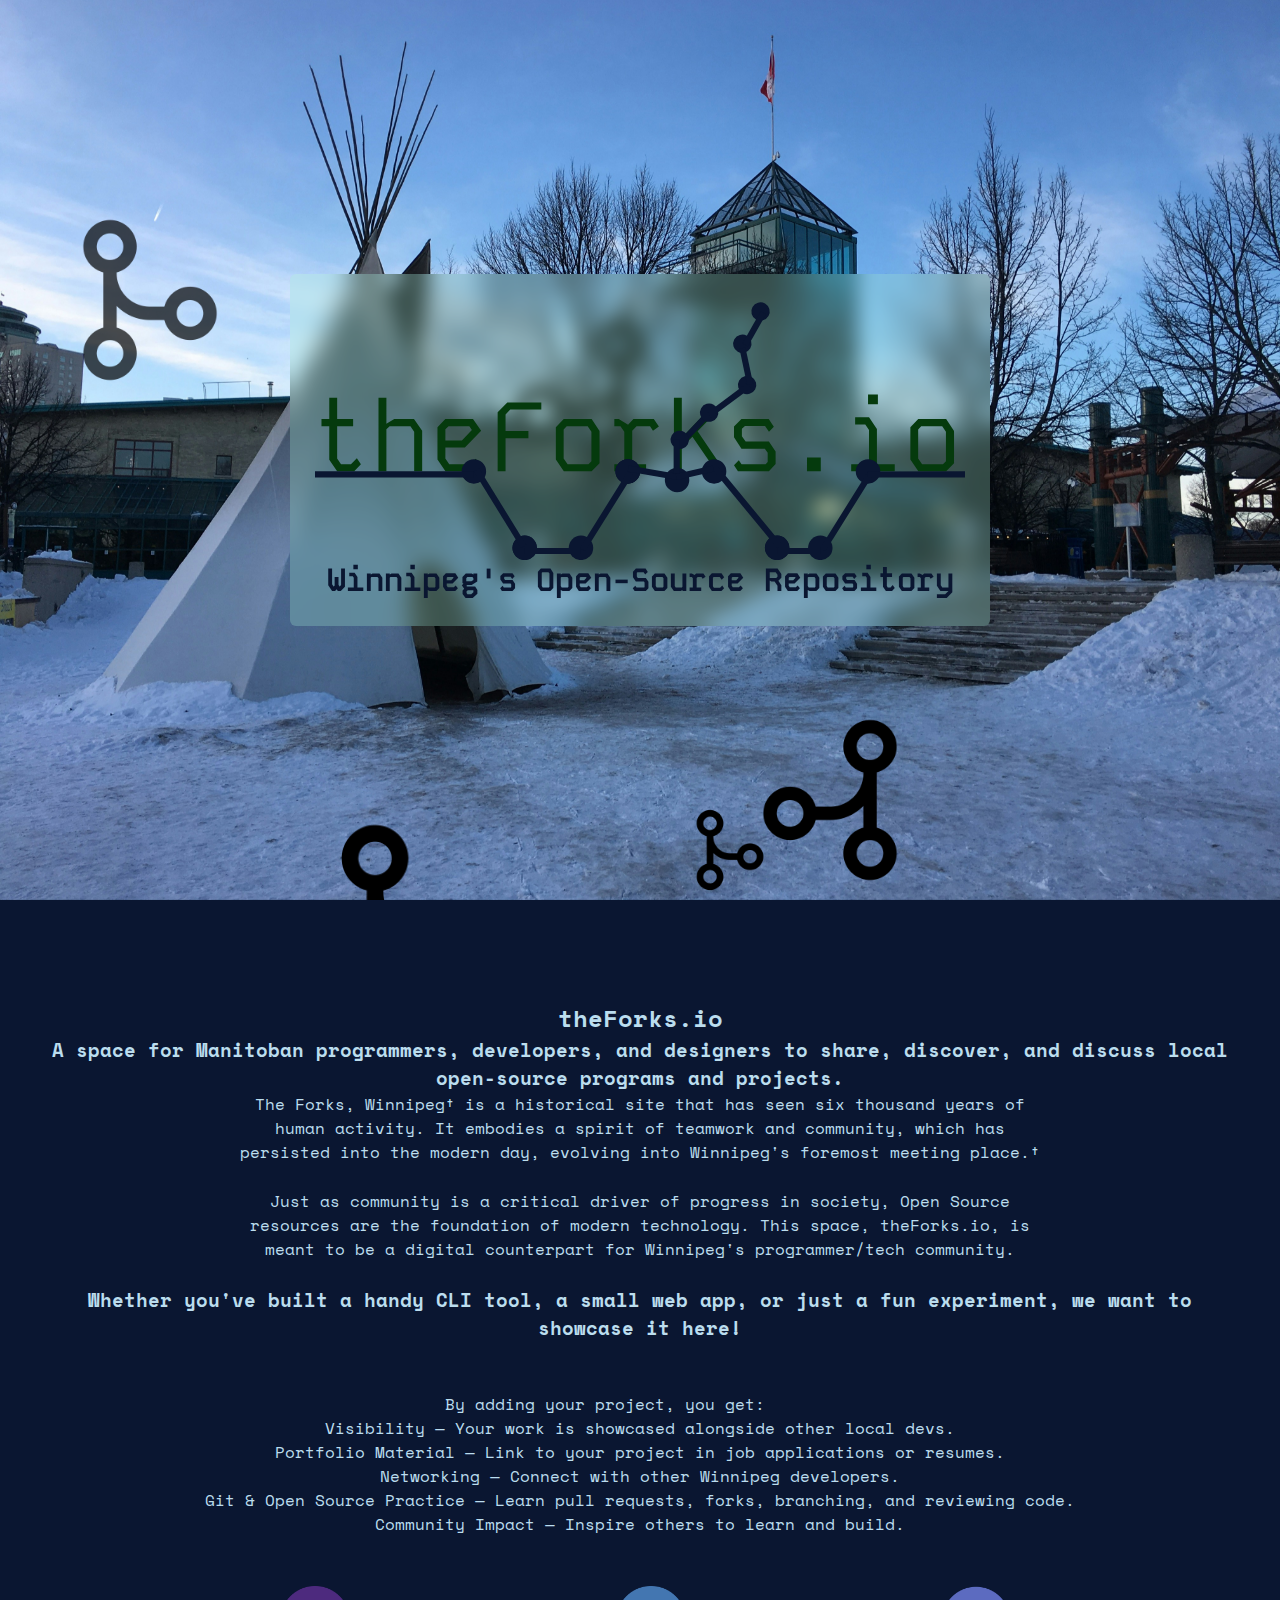
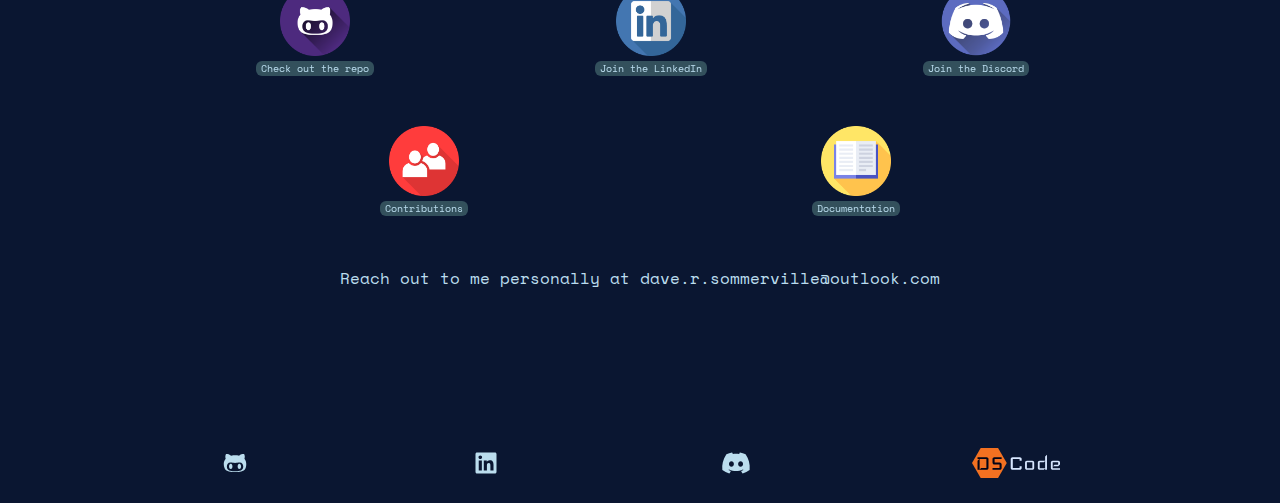
<file: index.html>
<!DOCTYPE html>
<html lang="en">
<head>
  <meta charset="utf-8">  
  <meta name="viewport" content="width=device-width, initial-scale=1">
  <meta name="author" content="Dave Sommerville">
  <meta name="description" content="Dave Sommerville">
  <meta name="theme-color" content="#ffffff">

  <meta property="og:title" content="theForks.io | Winnipeg Open Source GitHub Repository" />
  <meta property="og:description" content="Community driven GitHub repository for local developers, programmers, and tech enthusiasts" />
  <meta property="og:image" content="https://www.theforks.io/media/the-forks-logo-preview.jpg" />
  <meta property="og:url" content="https://theforks.io" />
  <meta property="og:type" content="website" />
  <meta name="twitter:card" content="summary_large_image">
  <meta name="twitter:title" content="theForks.io | Winnipeg Open Source GitHub Repository">
  <meta name="twitter:description" content="Community driven GitHub repository for local developers, programmers, and tech enthusiasts">
  <meta name="twitter:image" content="https://www.theforks.io/media/the-forks-logo-preview.jpg">
  <title>theForks.io | Public Winnipeg GitHub Repository for Programmers of All Levels</title>
  <link rel="icon" href="./src/img/favicon.png" type="image/x-icon">  
    <!-- External stylesheets -->
  <link rel="preconnect" href="https://fonts.googleapis.com">
  <link rel="preconnect" href="https://fonts.gstatic.com" crossorigin>
  <link href="https://fonts.googleapis.com/css2?family=IBM+Plex+Mono:ital,wght@0,100;0,200;0,300;0,400;0,500;0,600;0,700;1,100;1,200;1,300;1,400;1,500;1,600;1,700&family=Kode+Mono:wght@400..700&family=Space+Mono:ital,wght@0,400;0,700;1,400;1,700&display=swap" rel="stylesheet">
  <link rel="stylesheet" href="https://cdnjs.cloudflare.com/ajax/libs/font-awesome/6.6.0/css/all.min.css">
  <link rel="stylesheet" href="./Web_App/assets/css/style.css" media="all">
  <link rel="stylesheet" href="./Web_App/assets/css/reset.css" media="all">
</head>
<body>
  <header class="container" id="page-top">
    <img src="./Web_App/assets/img/pete-mcbride-4ma1B4OdCpM-unsplash.jpg" class="hero-banner">
    <h1 hidden="true">theForks.io</h1>
    <div class="hero-card">
      <img class="logo" src="./Web_App/assets/img/theforks-logo.svg">
      <h2>Winnipeg's Open-Source Repository</h2>
    </div>
    <div class="parallax one"></div>
    <div class="parallax two"></div>
    <div class="parallax three"></div>
    <div class="parallax four"></div>
    <div class="parallax five"></div>
    <div class="parallax six"></div>
    <div class="parallax seven"></div>
  </header>
  <main>
    <div class="container main-content">
      <div class="f-col cen">
        <h2>theForks.io</h2>
        <h3> 
          A space for Manitoban programmers, developers, and designers to share, discover, and discuss local open-source programs and projects. 
        </h3>
        <p class="mb-25px">
          <a href="https://en.wikipedia.org/wiki/The_Forks,_Winnipeg" rel="noopener noreferrer" target="_blank" title="The Forks on Wikipedia">The Forks, Winnipeg†</a> is a historical site that has seen six thousand years of human activity. It embodies a spirit of teamwork and community, which has persisted into the modern day, evolving into <a href="https://www.theforks.com/" rel="noopener noreferrer" target="_blank" title="The Forks Official Website">Winnipeg's foremost meeting place.†</a> 
        </p>
        <p class="mb-25px">
          Just as community is a critical driver of progress in society, Open Source resources are the foundation of modern technology. This space, theForks.io, is meant to be a digital counterpart for Winnipeg's programmer/tech community.
        </p>
      </div>
      <h3 class="mb-50px">
        Whether you've built a handy CLI tool, a small web app, or just a fun experiment, we want to showcase it here!       
      </h3>
        <div class="mb-50px">
          <p>By adding your project, you get:</p>
          <ul>
            <li>Visibility — Your work is showcased alongside other local devs.</li>
            <li>Portfolio Material — Link to your project in job applications or resumes.</li>
            <li>Networking — Connect with other Winnipeg developers.</li>
            <li>Git &amp; Open Source Practice — Learn pull requests, forks, branching, and reviewing code.</li>
            <li>Community Impact — Inspire others to learn and build.</li>
          </ul>
        </div>
      <div class="flex w-100 sp-vn mb-25px">
        <div class="f-col pointer">
          <a 
          href="https://github.com/dave-sommerville/theForks.io" 
          target="_blank"
          class="mlr-5px cen f-col"
          >
          <img src="./Web_App/assets/img/github.png" class="icon-btn mb-5px">
          <p class="icon-text">Check out the repo</p>
        </a>
      </div>
      <div class="f-col pointer">
        <a 
        href="https://www.linkedin.com/groups/14952094/" 
        target="_blank"
        class="cen mlr-5px f-col"
        >
            <img src="./Web_App/assets/img/linkedin.png" class="icon-btn mb-5px">
            <p class="icon-text">Join the LinkedIn</p>
          </a>
        </div>
        <div class="f-col pointer">
          <a 
          href="https://discord.gg/UHeWdDTkFE" 
          target="_blank"
          class="mnlr-5px cen f-col"
          >
          <img src="./Web_App/assets/img/discord.png" class="icon-btn mb-5px">
          <p class="icon-text">Join the Discord</p>
        </a>
      </div>
    </div>
    <div class="flex w-100 sp-vn mb-25px">
        <div class="f-col pointer">
          <a 
          href="./Web_App/contributors.html" 
          target="_blank"
          class="mlr-5px cen f-col"
          >
          <img src="./Web_App/assets/img/people.png" class="icon-btn mb-5px">
          <p class="icon-text">Contributions</p>
        </a>
      </div>
      <div class="f-col pointer">
        <a 
        href="./Web_App/documentation.html" 
        class="cen mlr-5px f-col"
        >
            <img src="./Web_App/assets/img/book.png" class="icon-btn mb-5px">
            <p class="icon-text">Documentation</p>
        </a>
      </div>
    </div>
    <div class="mb-25px main-content">
      <p>
        Reach out to me personally at <a href="mailto:dave.r.sommerville@outlook.com">dave.r.sommerville@outlook.com</a>
      </p>
    </div>
  </main>
  <footer  class="sp-vn flex w-100">
    <a 
    href="https://github.com/dave-sommerville/theForks.io" 
    target="_blank"
    >
      <img class="ds-code" src="./Web_App/assets/img/github.svg">
    </a>
    <a 
    href="https://www.linkedin.com/groups/14952094/" 
    target="_blank"
    >
      <img class="ds-code" src="./Web_App/assets/img/linkedin.svg">
    </a>
    <a
    href="https://discord.gg/UHeWdDTkFE"
    target="_blank"
    >
      <img class="ds-code" src="./Web_App/assets/img/discord.svg" alt="Discord Logo">
    </a>
    <a 
    href="https://ds-code.ca" 
    target="_blank"
    >
      <img src="./Web_App/assets/img/ds-code-logo-small.svg" class="ds-code" alt="DS Code Logo ds-code.ca">
    </a>
  </footer>
</body>
</html>
<script>
  function select(selector, scope = document) {
    return scope.querySelector(selector);
  }
  function listen(event, element, callback) {
    return element.addEventListener(event, callback);
  }
  const modal = select('.card-container');

  const heroBanner = select("#page-top");
  const headerSwitch = heroBanner.offsetHeight;

  const parallaxLayers = [
    {selector: ".parallax.one", speed: 0.9},
    {selector: ".parallax.two", speed: 1},
    {selector: ".parallax.three", speed: 0.3},
    {selector: ".parallax.four", speed: 0.5},
    {selector: ".parallax.five", speed: 2},
    {selector: ".parallax.six", speed: -0.8},
    {selector: ".parallax.seven", speed: 1.6}
  ];

  listen("scroll", window, () => {
    const scrollTop = window.pageYOffset;
    parallaxLayers.forEach(({selector, speed}) => {
      const layer = select(selector);
      const yPos = -(scrollTop * speed);
      layer.style.transform = `translateY(${yPos}px)`;
    });
  });

</script>
</file>
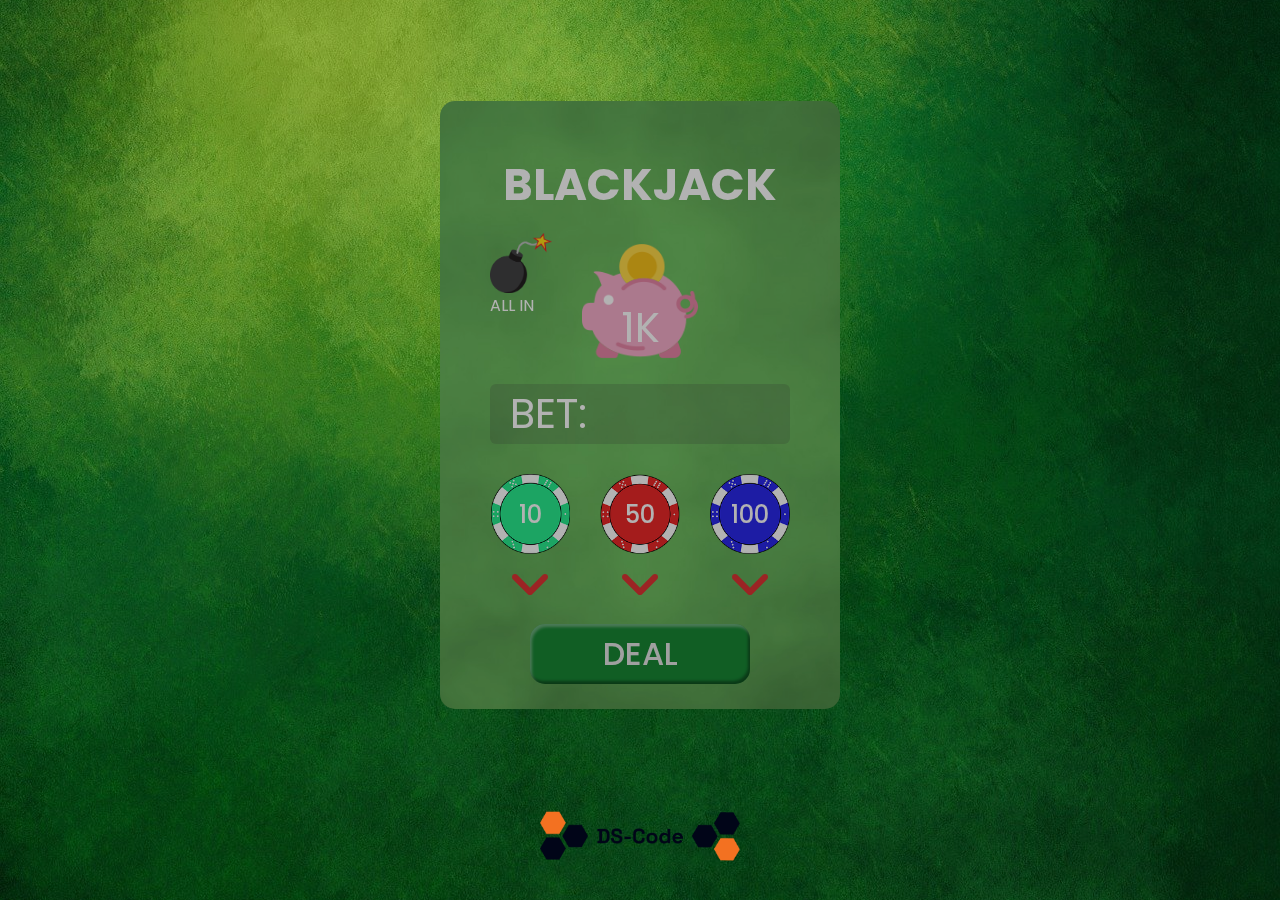
<file: winnipeg-programs-directory/Blackjack - Dave Sommerville - dave.r.sommerville@outlook.com/index.html>
<html lang="en">
<head>
  <meta charset="utf-8">
  <meta name="viewport" content="width=device-width, initial-scale=1">
  <meta name="author" content="Dave Sommerville">
  <meta name="description" content=""> <!-- Consider SEO!!-->
  <meta name="theme-color" content="#ffffff">
  <title>Blackjack</title>
  <link rel="icon" href="./src/img/favicon.png" type="image/x-icon">
  <link rel="preconnect" href="https://fonts.googleapis.com">
  <link rel="preconnect" href="https://fonts.gstatic.com" crossorigin>
  <link href="https://fonts.googleapis.com/css2?family=Poppins:wght@100;200;300;400;500;600;700;800;900&display=swap" rel="stylesheet">
  <link rel="stylesheet" href="https://cdnjs.cloudflare.com/ajax/libs/font-awesome/6.6.0/css/all.min.css">
  <link rel="stylesheet" href="./src/css/reset.css" media="all">
  <link rel="stylesheet" href="./src/css/style.css" media="all">
  <script src="./src/js/app.js" type="module"></script>
</head>
<body>
  <main class="f-col no-select container">
    <div class="value-image-wrapper f-col">
      <i class="fa-solid fa-circle-info dealer-btn"></i>
      <div class="dealer-info">
        <p class="underline">Dealer Cards</p>
        <ul class="dealer-display">
        </ul>
      </div>
      <div class="dealer-image-wrapper"></div>
      <p class="dealer-value-display"></p>
    </div>
    <p class="final-result-display"></p>
    <div class="value-image-wrapper f-col">
      <i class="fa-solid fa-circle-info player-btn"></i>
      <div class="player-info">
        <p class="underline">Player Cards</p>
        <ul class="player-display">
        </ul>
      </div>
      <div class="player-image-wrapper"></div>
      <p class="player-hand-value">
        Total:
        <span class="player-value-display"></span>
      </p>
    </div>
    <section class="deal-bet flex">
      <button type="button" class="btn hidden start-btn">
          DEAL
      </button>
      <button type="button" class="btn restart-btn hidden">
        RESET
      </button>
      <button type="button" class="btn hit-btn hidden">
          HIT
      </button>
      <button type="button" class="btn double-btn hidden">
          x2
      </button>
      <button type="button" class="btn hold-btn hidden">
          HOLD
      </button>
    </section>
    <section class="bank-wrapper f-col">
      <div class="side-bank-display money-display"></div>
      <div class="side-pot bet-display"></div>
    </section>
    <section class="no-select bet-banking-area">
      <h1>BLACKJACK</h1>
      <div class="bank-area f-col">
        <figure class="all-in">
        <img src="./src/img/bomb.png">
        <figcaption>ALL IN</figcaption>
        </figure>
        <div class="ad-btn hidden flex">
          <i class="fa-solid fa-rectangle-ad"></i>
        </div>
        <div class="money-sack player-bank f-col">
        </div>
        <p>
          BET: 
          <span class="pot"></span>
        </p>
      </div>
      <div class="bet-area flex">
        <div class="button bet10 flex">
          <p>10</p>
        </div>
        <div class="button bet50 flex">
          <p>50</p>
        </div>
        <div class="button bet100 flex">
          <p>100</p>
        </div>
      </div>
      <div class="decrease-bet-area flex">
        <div class="decrease down10">
          <i class="fa-solid fa-angle-down"></i>
        </div>
        <div class="decrease down50">
          <i class="fa-solid fa-angle-down"></i>
        </div>
        <div class="decrease down100">
          <i class="fa-solid fa-angle-down"></i>
        </div>
      </div>
      <div class="flex center">
        <button class="btn place-bet">DEAL</button>
        <!-- <p class="funds-display"></p> -->
      </div>
    </section>
    <section class="ad-display">
      <div class="progress-bar"></div>
      <p class="timer-text">5</p>
      <div class="ad-image-wrapper">
        <h2>Check out my other games!</h2>
        <a href="https://dave-sommerville.github.io/code-breaker/" target="_blank">
          <img src="./src/img/code-breaker.jpg">
        </a>
        <a href="https://dave-sommerville.github.io/script-scavengers/" target="_blank">
          <img src="./src/img/script-scavengers.jpg">
        </a>
      </div>
      <a href="https://ds-code.ca/">
        <img class="invert" src="./src/img/ds-code-logo.png">
      </a>
    </section>
    <section>
			<audio class="click-fx">
				<source src="./src/media/click-fx.mp3" type="audio/mp3">
				Your browser does not support the audio element.
			</audio>		
			<audio class="shuffle-fx">
				<source src="./src/media/shuffle-fx.mp3" type="audio/mp3">
				Your browser does not support the audio element.
			</audio>		
      <audio class="coin-fx">
				<source src="./src/media/coin-fx.mp3" type="audio/mp3">
				Your browser does not support the audio element.
			</audio>
      <audio class="winning-fx">
				<source src="./src/media/winning-fx.mp3" type="audio/mp3">
				Your browser does not support the audio element.
			</audio>
      <audio class="all-in-fx">
				<source src="./src/media/all-in-fx.mp3" type="audio/mp3">
				Your browser does not support the audio element.
			</audio>
		</section>
  </main>
  <footer>
    <a href="https://ds-code.ca/">
      <img src="./src/img/ds-code-logo.png">
    </a>
  </footer>
</body>
</html>
</file>
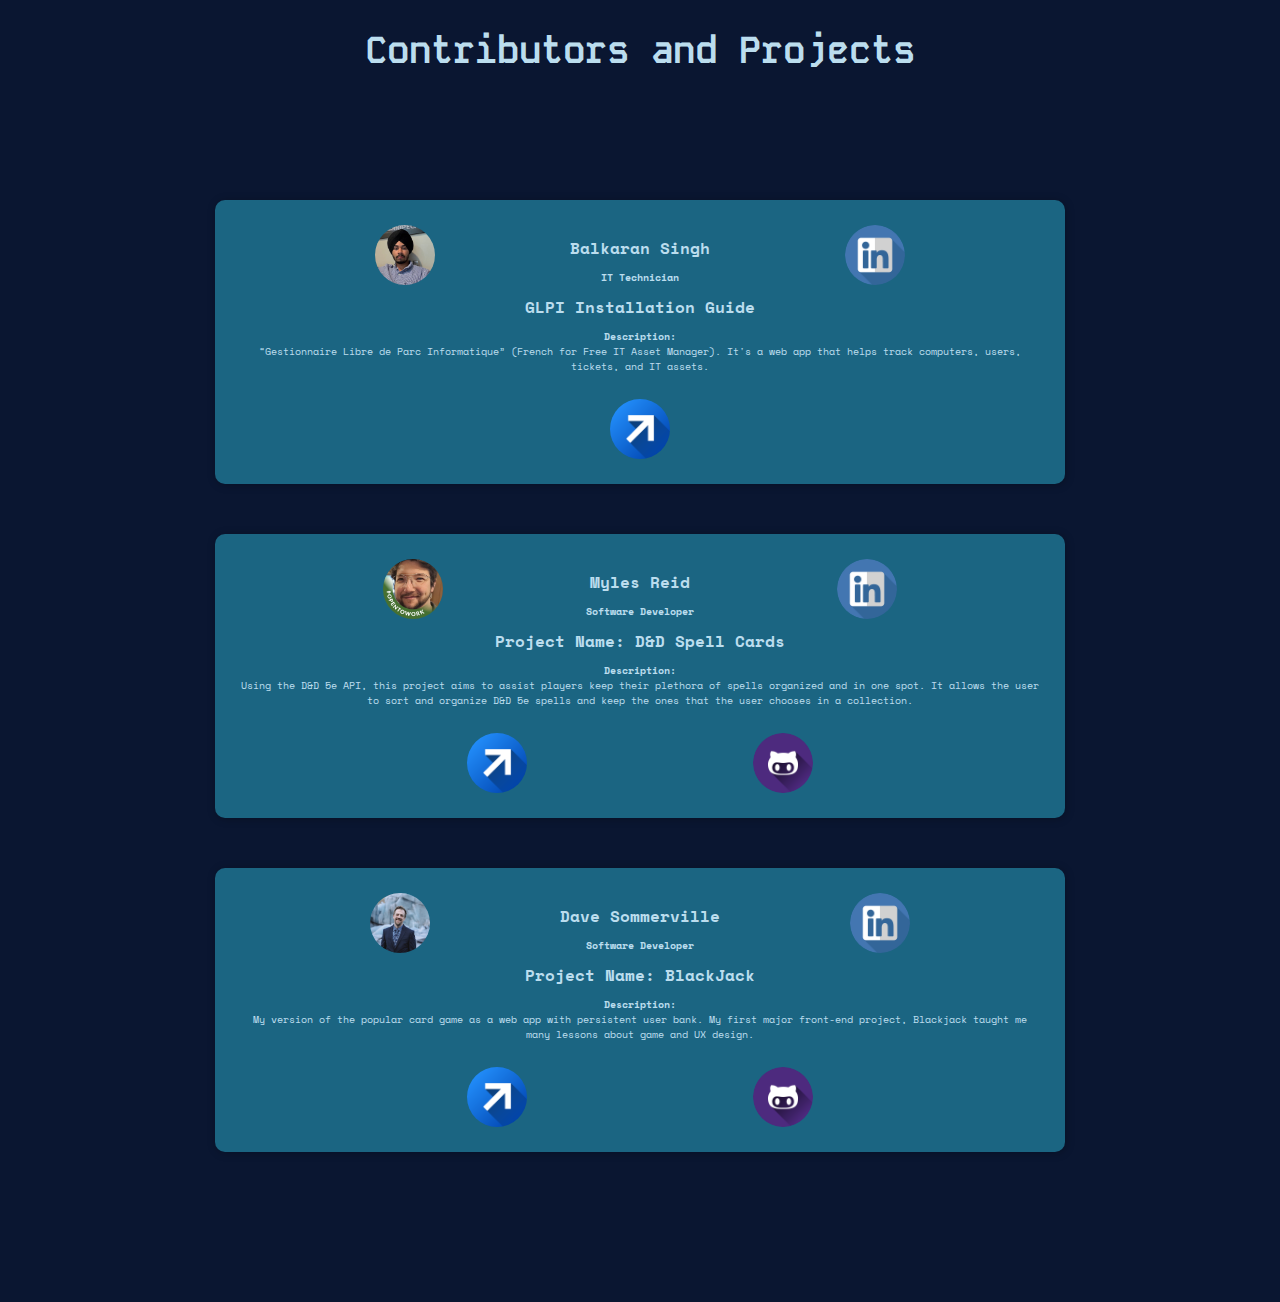
<file: contributrions.html>
<!DOCTYPE html>
<html lang="en">
<head>
  <meta charset="utf-8">  
  <meta name="viewport" content="width=device-width, initial-scale=1">
  <meta name="author" content="Dave Sommerville">
  <meta name="description" content="Dave Sommerville">
  <meta name="theme-color" content="#ffffff">

  <meta property="og:title" content="theForks.io | Winnipeg Open Source GitHub Repository" />
  <meta property="og:description" content="Community driven GitHub repository for local developers, programmers, and tech enthusiasts" />
  <meta property="og:image" content="https://www.theforks.io//src/media/theforks-io-logo.jpg" />
  <meta property="og:url" content="https://theforks.io" />
  <meta property="og:type" content="website" />
    <title>theForks.io | Public Winnipeg GitHub Repository for Programmers of All Levels</title>
    <link rel="icon" href="./src/img/favicon.png" type="image/x-icon">
    
    <!-- External stylesheets -->
  <link rel="preconnect" href="https://fonts.googleapis.com">
  <link rel="preconnect" href="https://fonts.gstatic.com" crossorigin>
      <link href="https://fonts.googleapis.com/css2?family=IBM+Plex+Mono:ital,wght@0,100;0,200;0,300;0,400;0,500;0,600;0,700;1,100;1,200;1,300;1,400;1,500;1,600;1,700&family=Kode+Mono:wght@400..700&family=Space+Mono:ital,wght@0,400;0,700;1,400;1,700&display=swap" rel="stylesheet">
    <link rel="stylesheet" href="https://cdnjs.cloudflare.com/ajax/libs/font-awesome/6.6.0/css/all.min.css">
    <link rel="stylesheet" href="./src/css/style.css" media="all">
    <link rel="stylesheet" href="./src/css/reset.css" media="all">
    <script src="./src/js/app.js" defer></script>
</head>
<body>
  <header class="contributors-header">
    <h3>Contributors and Projects</h3>
  </header>
  <main>
    <div class="body-card mb-25px">
      <div class="flex w-100 sp-vn">
        <div class="profile-icon">
          <img src="./src/media/b1756354859975.jpg">
        </div>
      <div class="f-col">
        <h4>Balkaran Singh</h4>
        <h5>IT Technician</h5>
      </div>
      <a href="https://www.linkedin.com/in/balkaran-singh28/" class="profile-icon">
        <img src="./src/media/linkedin.png" class="icon-btn">
      </a>
    </div>
    <h4>GLPI Installation Guide</h4>
    <div class="flex w-100 sp-vn">
      <div class="f-col">
        <h5>Description:</h5>
        <p class="project-description mb-25px">
          “Gestionnaire Libre de Parc Informatique” (French for Free IT Asset Manager).
          It's a web app that helps track computers, users, tickets, and IT assets.
        </p>
      </div>
    </div>
    <div class="flex w-100 sp-vn">
      <a 
      href="./winnipeg-programs-directory/GLPI Installation/GLPI Installation.md"
      target="_blank"
      class="profile-icon"
      >
      <img src="./src/media/up-right.png" class="icon-btn">
    </a>
  </div>
</div>
<div class="body-card mb-25px">
  <div class="flex w-100 sp-vn">
    <div class="profile-icon">
      <img src="./src/media/1757956418470.jpg">
    </div>
    <div class="f-col">
      <h4>Myles Reid</h4>
      <h5>Software Developer</h5>
    </div>
    <a href="https://www.linkedin.com/in/mylesreid/" class="profile-icon">
      <img src="./src/media/linkedin.png" class="icon-btn">
    </a>
  </div>
  <h4>Project Name: D&D Spell Cards</h4>
  <div class="flex w-100 sp-vn">
    <div class="f-col">
      <h5 >Description:</h5>
      <p class="project-description mb-25px">
        Using the <a href="https://www.dnd5eapi.co/">D&D 5e API</a>, this project aims to assist players keep their plethora of spells organized and in one spot. It allows the user to sort and organize D&D 5e spells and keep the ones that the user chooses in a collection.
      </p>
    </div>
  </div>
  <div class="flex w-100 sp-vn">
    <a 
    href="https://myles-reid.github.io/spell-cards/"
    target="_blank"
    class="profile-icon"
    >
    <img src="./src/media/up-right.png" class="icon-btn">
  </a>
  <a 
  href="https://github.com/myles-reid/spell-cards"
  class="profile-icon"
  target="_blank"
  >
  <img src="./src/media/github.png" class="icon-btn">
</a>  
</div>
</div>
<div class="body-card">
  <div class="flex w-100 sp-vn">
    <div class="profile-icon">
      <img src="./src/media/dave-profile.JPG">
    </div>
    <div class="f-col">
      <h4>Dave Sommerville</h4>
      <h5>Software Developer</h5>
    </div>
    <a href="https://www.linkedin.com/in/mylesreid/" class="profile-icon">
      <img src="./src/media/linkedin.png" class="icon-btn">
    </a>
  </div>
  <h4>Project Name: BlackJack</h4>
  <div class="flex w-100 sp-vn">
    <div class="f-col">
      <h5 >Description:</h5>
      <p class="project-description mb-25px">
        My version of the popular card game as a web app with persistent user bank. My first major front-end project, Blackjack taught me many lessons about game and UX design. 
      </p>
    </div>
  </div>
  <div class="flex w-100 sp-vn">
    <a 
    href="https://dave-sommerville.github.io/blackjack//"
    target="_blank"
    class="profile-icon"
    >
    <img src="./src/media/up-right.png" class="icon-btn">
  </a>
  <a 
  href="https://github.com/dave-sommerville/blackjack"
  class="profile-icon"
  target="_blank"
  >
  <img src="./src/media/github.png" class="icon-btn">
</a>  
</div>
</div>
</main>
</body>
</html>
</file>
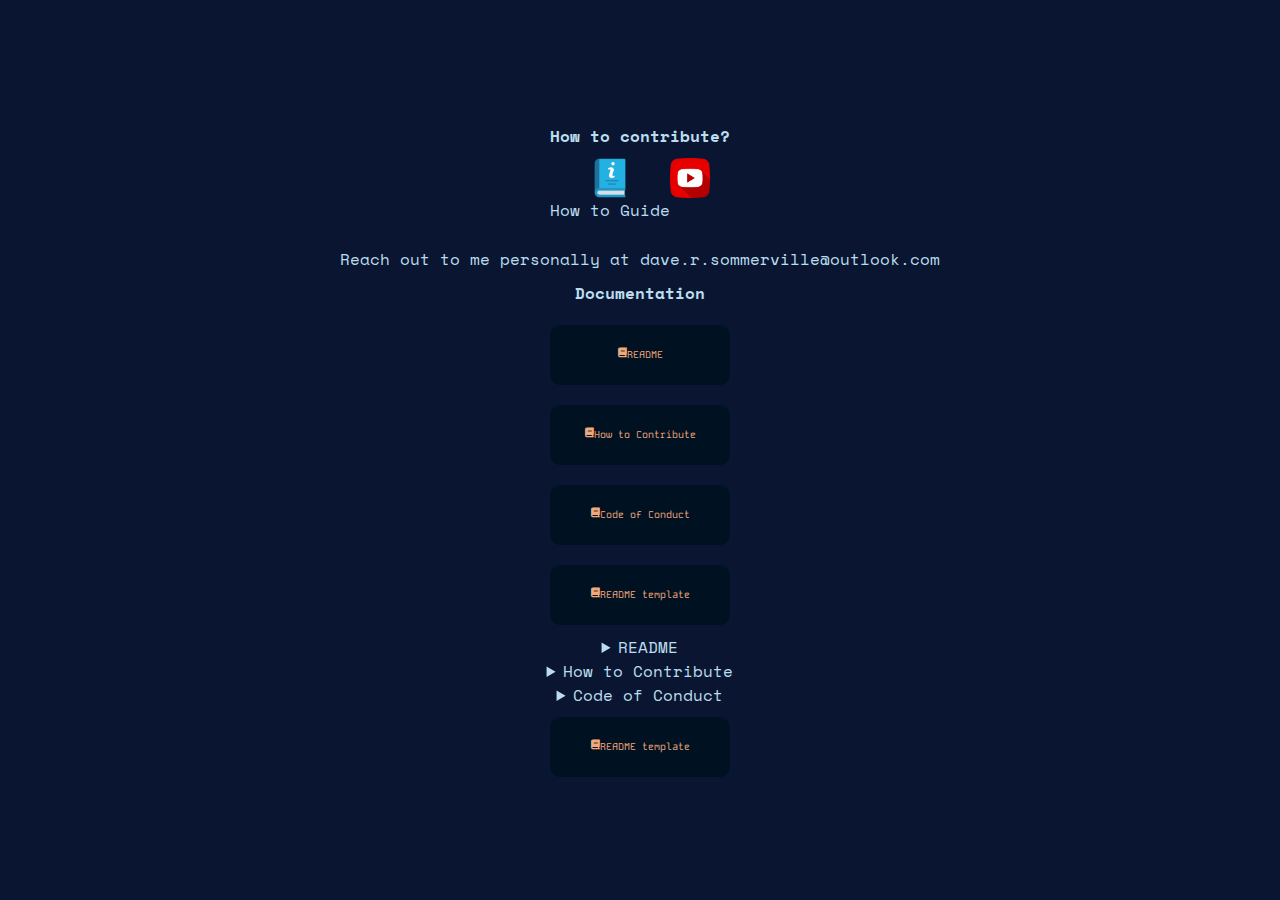
<file: documentation.html>
<!DOCTYPE html>
<html lang="en">
<head>
  <meta charset="utf-8">  
  <meta name="viewport" content="width=device-width, initial-scale=1">
  <meta name="author" content="Dave Sommerville">
  <meta name="description" content="Dave Sommerville">
  <meta name="theme-color" content="#ffffff">

  <meta property="og:title" content="theForks.io | Winnipeg Open Source GitHub Repository" />
  <meta property="og:description" content="Community driven GitHub repository for local developers, programmers, and tech enthusiasts" />
  <meta property="og:image" content="https://www.theforks.io//src/media/theforks-io-logo.jpg" />
  <meta property="og:url" content="https://theforks.io" />
  <meta property="og:type" content="website" />
    <title>theForks.io | Public Winnipeg GitHub Repository for Programmers of All Levels</title>
    <link rel="icon" href="./src/img/favicon.png" type="image/x-icon">
    
    <!-- External stylesheets -->
  <link rel="preconnect" href="https://fonts.googleapis.com">
  <link rel="preconnect" href="https://fonts.gstatic.com" crossorigin>
      <link href="https://fonts.googleapis.com/css2?family=IBM+Plex+Mono:ital,wght@0,100;0,200;0,300;0,400;0,500;0,600;0,700;1,100;1,200;1,300;1,400;1,500;1,600;1,700&family=Kode+Mono:wght@400..700&family=Space+Mono:ital,wght@0,400;0,700;1,400;1,700&display=swap" rel="stylesheet">
    <link rel="stylesheet" href="https://cdnjs.cloudflare.com/ajax/libs/font-awesome/6.6.0/css/all.min.css">
    <link rel="stylesheet" href="./src/css/style.css" media="all">
    <link rel="stylesheet" href="./src/css/reset.css" media="all">
    <script src="./src/js/app.js" defer></script>
</head>
<body>
  <header class=".hero-banner" style="display: none;">

  </header>
  <main>
      <div class="display-text">
        <h4>How to contribute?</h4>
        <ul class="flex">
          <li class="tutorial-btn f-col mb-25px cen hover">
            <img src="./src/media/user-guide.png" class="small-icon">
            How to Guide
          </li>
          <li class="hover">
            <a href="https://youtu.be/ygqx50-JHEE?si=2gEMJ3adT5AOI3dx" target="_blank">
              <img src="./src/media/youtube.png" class="small-icon">
            </a>
          </li>
        </ul>
      </div>
      <p>
        Reach out to me personally at <a href="mailto:dave.r.sommerville@outlook.com">dave.r.sommerville@outlook.com</a>
      </p>
      <section class="f-col clear gp-5px">
        <h4>Documentation</h4>
        <a href="./README.md" class="btn" target="_blank">
          <i class="fa-solid fa-book"></i>
          <p>
            README
          </p>  
        </a>
        <a href="./How_to_Contribute.md" class="btn" target="_blank">
          <i class="fa-solid fa-book"></i>
          <p>
            How to Contribute
          </p>
        </a>
        <a href="./Code_of_Conduct.md" class="btn" target="_blank">
          <i class="fa-solid fa-book"></i>
          <p>
            Code of Conduct
          </p>
        </a>
        <a href="./README_Template.md" class="btn" target="_blank">
          <i class="fa-solid fa-book"></i>
          <p>
            README template
          </p>
        </a>
      </section>
    <section>
      <details>
        <summary>
            README
        </summary>
      </details>
            <details>
        <summary>
          How to Contribute
        </summary>
      </details>
            <details>
        <summary>
          Code of Conduct
        </summary>
      </details>
      <a href="./README_Template.md" class="btn" target="_blank">
        <i class="fa-solid fa-book"></i>
        <p>
          README template
        </p>
      </a>
    </section>
    </article>
    <!-- <dialog class="tutorial f-col cen">
      <div class="close-btn">X</div>
      <h2 class="mb-25px">How to Contribute</h2>
      <div class="flex gp-25px mb-25px w-100">
        <img src="./src/media/fork-scrnsht.png">
        <p><span class="bold">Fork</span> this repository.</p>
      </div>
      <div class="flex w-100 sp-vn mb-25px">
        <p class="w-400px">
          Create a <span class="bold">new folder</span> named after your project in 
        </p>
        <div class="f-col gp-25px cen">
          <code>/winnipeg-programs-directory</code>
          <img class="w-200px" src="./src/media/directory-scrnsht.png">
        </div>
      </div>
      <p class="mb-5px">
        Add your source code and a <code>README.md</code> in your project folder that includes:
      </p>
      <ul class="mb-25px w-400px">
        <li>Project name</li>
        <li>Short description</li>
        <li>How to run it</li>
        <li>Author info (name, link, etc.)</li>
      </ul>
      <p>Commit your changes to your fork.</p>
      <p class="mb-5px"><span class="bold">Open a Pull Request</span> to the <code>main</code> branch of this repo.</p>
      
      <p>Your project will be reviewed and merged for everyone to see!</p>
      <a 
      href="https://github.com/dave-sommerville/theForks.io" 
      target="_blank"
      class="mb-5px"
      >
        <img src="./src/media/github.png" class="small-icon">
      </a>
    </dialog> -->
</main>
</body>
</html>
</file>
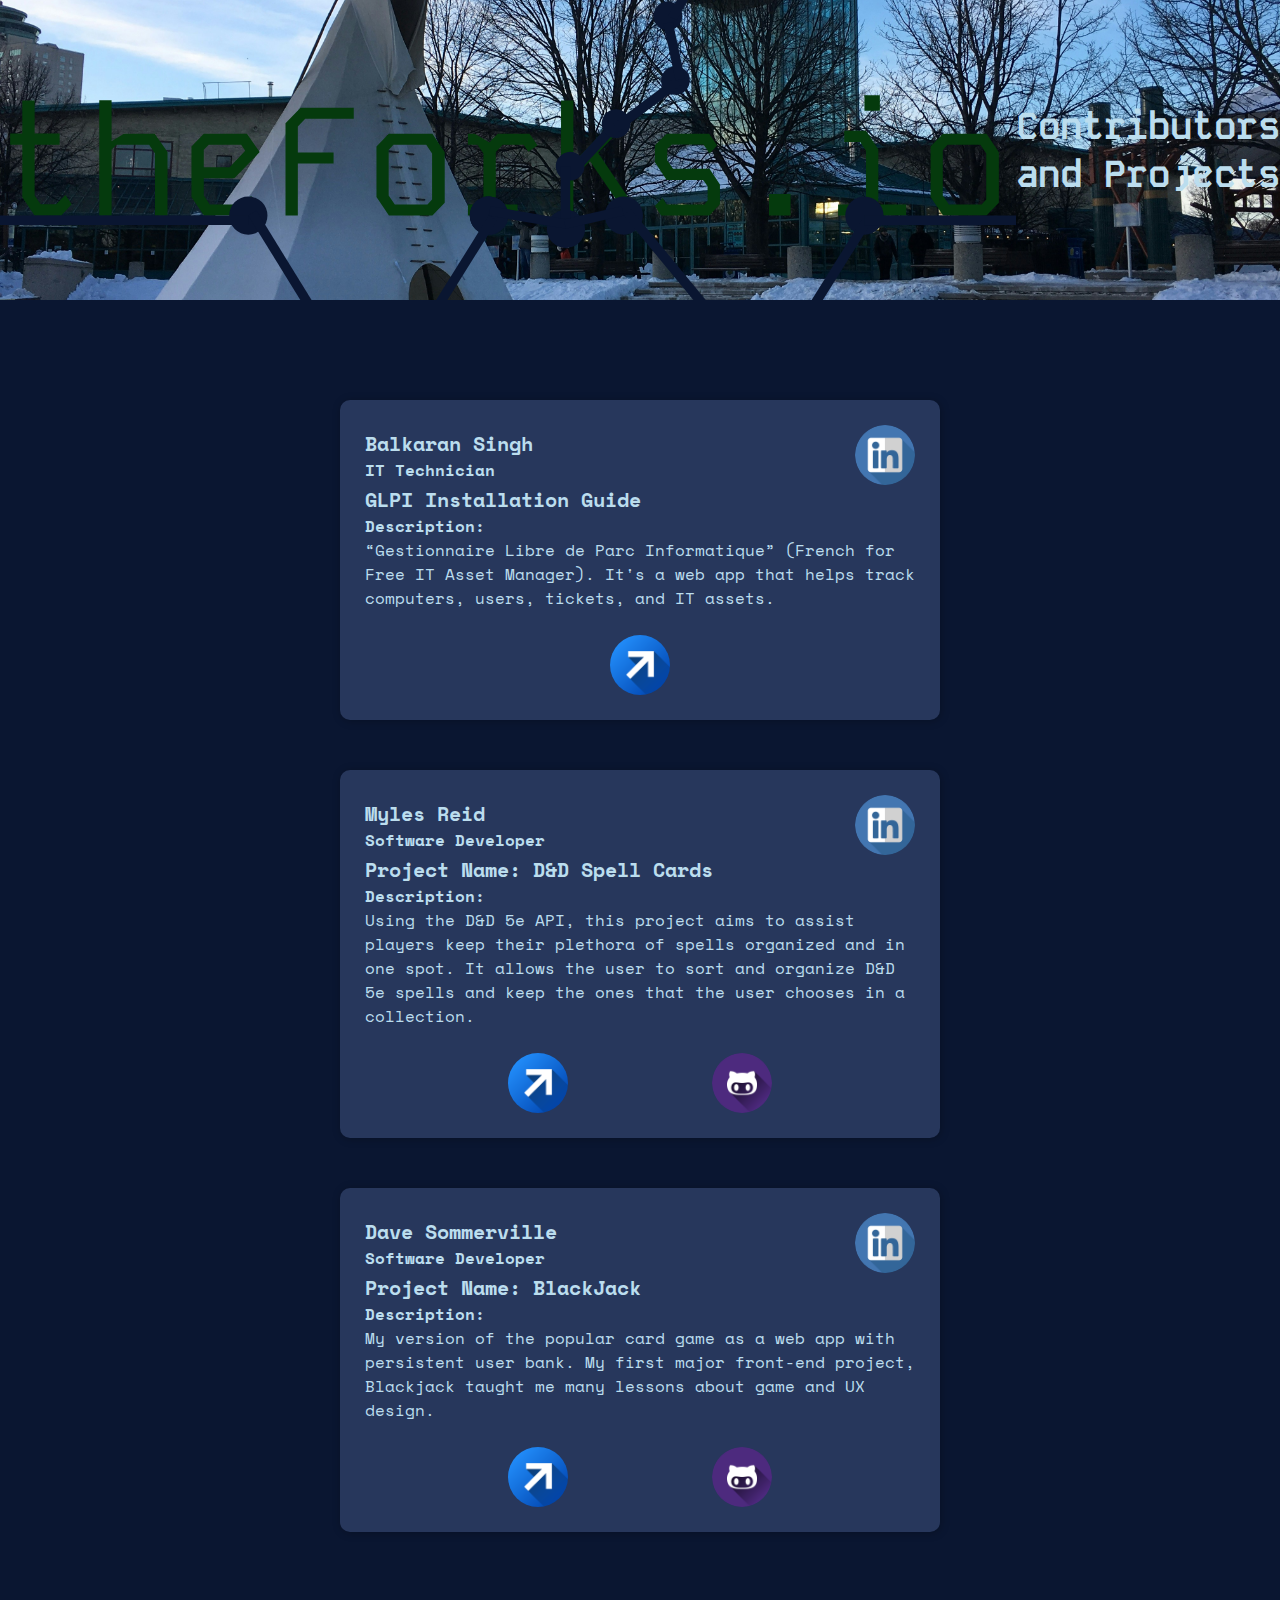
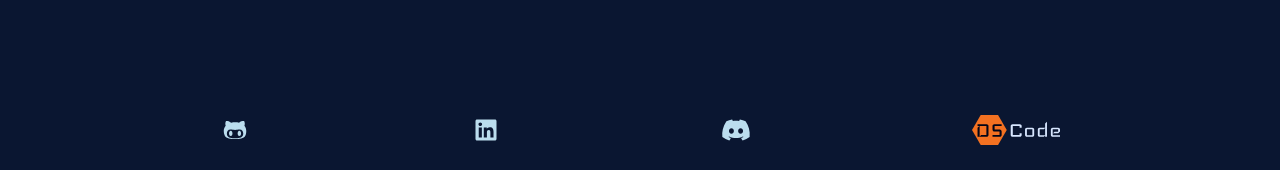
<file: Web_App/contributors.html>
<!DOCTYPE html>
<html lang="en">
<head>
  <meta charset="utf-8">  
  <meta name="viewport" content="width=device-width, initial-scale=1">
  <meta name="author" content="Dave Sommerville">
  <meta name="description" content="Dave Sommerville">
  <meta name="theme-color" content="#ffffff">

  <meta property="og:title" content="theForks.io | Winnipeg Open Source GitHub Repository" />
  <meta property="og:description" content="Community driven GitHub repository for local developers, programmers, and tech enthusiasts" />
  <meta property="og:image" content="https://www.theforks.io//assets/img/theforks-io-logo.jpg" />
  <meta property="og:url" content="https://theforks.io" />
  <meta property="og:type" content="website" />
    <title>theForks.io | Public Winnipeg GitHub Repository for Programmers of All Levels</title>
    <link rel="icon" href="./src/img/favicon.png" type="image/x-icon">
    <!-- External stylesheets -->
  <link rel="preconnect" href="https://fonts.googleapis.com">
  <link rel="preconnect" href="https://fonts.gstatic.com" crossorigin>
      <link href="https://fonts.googleapis.com/css2?family=IBM+Plex+Mono:ital,wght@0,100;0,200;0,300;0,400;0,500;0,600;0,700;1,100;1,200;1,300;1,400;1,500;1,600;1,700&family=Kode+Mono:wght@400..700&family=Space+Mono:ital,wght@0,400;0,700;1,400;1,700&display=swap" rel="stylesheet">
    <link rel="stylesheet" href="https://cdnjs.cloudflare.com/ajax/libs/font-awesome/6.6.0/css/all.min.css">
    <link rel="stylesheet" href="./assets/css/style.css" media="all">
    <link rel="stylesheet" href="./assets/css/reset.css" media="all">
    <script src="../Web_App/assets/js/app.js" defer></script>
</head>
<body>
  <header class="secondary-header">
    <a href="../index.html">
      <img src="./assets/img/theforks-logo.svg">
    </a>
    <h3>Contributors and Projects</h3>
  </header>
  <main>
    <div class="body-card mb-25px">
      <div class="flex w-100 sp-between">
      <div class="f-col">
        <h4>Balkaran Singh</h4>
        <h5>IT Technician</h5>
      </div>
      <a href="https://www.linkedin.com/in/balkaran-singh28/" class="profile-icon">
        <img src="./assets/img/linkedin.png" class="icon-btn">
      </a>
    </div>
    <h4>GLPI Installation Guide</h4>
    <div class="flex w-100 sp-vn">
      <div class="f-col">
        <h5>Description:</h5>
        <p class="project-description mb-25px">
          “Gestionnaire Libre de Parc Informatique” (French for Free IT Asset Manager).
          It's a web app that helps track computers, users, tickets, and IT assets.
        </p>
      </div>
    </div>
    <div class="flex w-100 sp-vn">
      <a 
      href="./winnipeg-programs-directory/GLPI Installation/GLPI Installation.md"
      target="_blank"
      class="profile-icon"
      >
        <img src="./assets/img/up-right.png" class="icon-btn">
    </a>
  </div>
</div>
<div class="body-card mb-25px">
  <div class="flex w-100 sp-between">
    <div class="f-col">
      <h4>Myles Reid</h4>
      <h5>Software Developer</h5>
    </div>
    <a href="https://www.linkedin.com/in/mylesreid/" class="profile-icon">
      <img src="./assets/img/linkedin.png" class="icon-btn">
    </a>
  </div>
  <h4>Project Name: D&D Spell Cards</h4>
  <div class="flex w-100 sp-vn">
    <div class="f-col">
      <h5 >Description:</h5>
      <p class="project-description mb-25px">
        Using the <a href="https://www.dnd5eapi.co/">D&D 5e API</a>, this project aims to assist players keep their plethora of spells organized and in one spot. It allows the user to sort and organize D&D 5e spells and keep the ones that the user chooses in a collection.
      </p>
    </div>
  </div>
  <div class="flex w-100 sp-vn">
    <a 
    href="https://myles-reid.github.io/spell-cards/"
    target="_blank"
    class="profile-icon"
    >
    <img src="./assets/img/up-right.png" class="icon-btn">
  </a>
  <a 
  href="https://github.com/myles-reid/spell-cards"
  class="profile-icon"
  target="_blank"
  >
  <img src="./assets/img/github.png" class="icon-btn">
</a>  
</div>
</div>
<div class="body-card">
  <div class="flex w-100 sp-between">
    <div class="f-col">
      <h4>Dave Sommerville</h4>
      <h5>Software Developer</h5>
    </div>
    <a href="https://www.linkedin.com/in/mylesreid/" class="profile-icon">
      <img src="./assets/img/linkedin.png" class="icon-btn">
    </a>
  </div>
  <h4>Project Name: BlackJack</h4>
  <div class="flex w-100 sp-vn">
    <div class="f-col">
      <h5 >Description:</h5>
      <p class="project-description mb-25px">
        My version of the popular card game as a web app with persistent user bank. My first major front-end project, Blackjack taught me many lessons about game and UX design. 
      </p>
    </div>
  </div>
  <div class="flex w-100 sp-vn">
    <a 
    href="https://dave-sommerville.github.io/blackjack//"
    target="_blank"
    class="profile-icon"
    >
    <img src="./assets/img/up-right.png" class="icon-btn">
  </a>
  <a 
  href="https://github.com/dave-sommerville/blackjack"
  class="profile-icon"
  target="_blank"
  >
  <img src="./assets/img/github.png" class="icon-btn">
</a>  
</div>
</div>
</main>
  <footer  class="sp-vn flex w-100">
    <a 
    href="https://github.com/dave-sommerville/theForks.io" 
    target="_blank"
    >
      <img class="ds-code" src="./assets/img/github.svg">
    </a>
    <a 
    href="https://www.linkedin.com/groups/14952094/" 
    target="_blank"
    >
      <img class="ds-code" src="./assets/img/linkedin.svg">
    </a>
    <a
    href="https://discord.gg/UHeWdDTkFE"
    target="_blank"
    >
      <img class="ds-code" src="./assets/img/discord.svg" alt="Discord Logo">
    </a>
    <a 
    href="https://ds-code.ca" 
    target="_blank"
    >
      <img src="./assets/img/ds-code-logo-small.svg" class="ds-code" alt="DS Code Logo ds-code.ca">
    </a>
  </footer>
</body>
</html>
</file>
<file: Web_App/assets/css/style.css>
@charset "utf-8";

:root {
  --clr-drk: #0A1631;
  --clr-primary: #bbddee;
  --clr-accent: #f1a87b;
  --clr-secondary-bg: #27375c;
  --clr-blur-bg: #A5F0D544;
  --font-size-title: 32px;
  --font-size-subtitle: 20px;
  --font-size-reg: 16px;
  --font-size-small: 10px;
  --app-transition: all 0.3s ease-in-out;
  --app-border-rad: 10px;
  --app-shadow: 1px 1px 8px rgba(0, 0, 0, 0.25);
  --app-blur: 10px;
}
@media(orientation: portrait) {
  :root {
    --font-size-title: 24px;
    --font-size-subtitle: 18px;
    --font-size-reg: 14px;
    --font-size-small: 10px;
  }
}
@media (max-width: 500px) {
  :root{
    --font-size-title: 18px;
  }
}
body {
  background-color: var(--clr-drk);
}
code {
  font-size: var(--font-size-small);
}
.secondary-header {
  font-size: var(--font-size-title);
  height: 300px;
  display: flex;
  justify-content: center;
  align-items: center;
  color: var(--clr-primary);
  font-family: "Kode Mono", "IBM Monoplex", monospace;
  background: var(--clr-drk) url('../img/pete-mcbride-4ma1B4OdCpM-unsplash.jpg') no-repeat center center;
  background-size: cover;
}
ul {
  list-style-type: none;
}
#page-top {
  height: 100svh;
  width: 100%;
  position: relative;
  overflow: hidden;
  align-items: center;
  justify-content: center;
  display: flex;
  flex-direction: column;
}

.hero-banner {
  position: fixed;
  top: 0;
  bottom: 0;
  right: 0;
  width: 100%;
  height: 100vh;
  object-fit: cover;
  object-position: center;
  z-index: -100;
}
.parallax {
  position: fixed;
  pointer-events: none;
  background-size: cover;
  background-repeat: no-repeat;
}

.parallax.one {
  z-index: 100;
  top: 200px;
  left: 50px;
  width: 200px;
  height: 200px;
  filter: opacity(0.7);
  background-image: url("../img/git-logo.png");
}

.parallax.two {
  z-index: 200;
  top: 1200px;
  right: 100px;
  width: 300px;
  height: 300px;
  background-image: url("../img/git-logo-reverse.png");
}
.parallax.three {
  z-index: 300;
  top: 800px;
  right: 500px;
  width: 100px;
  height: 100px;
  background-image: url("../img/git-logo.png");
}
.parallax.four {
  z-index: 400;
  top: 300px;
  right: 600px;
  width: 200px;
  height: 200px;
  background-image: url("../img/git-logo-reverse.png");
}
.parallax.five {
  z-index: 500;
  top: 800px;
  left: 300px;
  width: 250px;
  height: 250px;
  background-image: url("../img/git-logo.png");
}
.parallax.six {
  z-index: 600;
  top: 700px;
  right: 350px;
  width: 200px;
  height: 200px;
  background-image: url("../img/git-logo-reverse.png");
}
.parallax.seven {
  z-index: 700;
  top: 1000px;
  right: 15svw;
  width: 400px;
  height: 400px;
  filter: blur(5px) opacity(0.9) brightness(1.5);
  background-image: url("../img/git-logo.png");
}

main{
  width: 100%;
  display: flex;
  flex-direction: column;
  justify-content: center;
  align-items: center;
  font-family: "Space Mono","IBM Plex Mono", monospace;
  padding: 100px 0;
  background-color: var(--clr-drk);
  position: relative;
  z-index: 1000;
  color: var(--clr-primary);
}
h1 {
  display: none;
}

h4, h5 {
  font-size: var(--font-size-reg);
  margin: 0;
}

p {
  font-size: var(--font-size-reg);
  max-width: 800px;
}


.container {
  width: min(100% - 30px, 1200px);
  margin-inline: auto;
}
.flex {
  display: flex;
}
.f-col {
  display: flex;
  flex-direction: column;
  justify-content: center;
}
.bold {
  font-weight: 600;
}
.gp-25px {
  gap: 25px;
}
.gp-5px {

}
.mlr-5px {
  margin-left: 5px;
  margin-right: 5px;
}
.mb-5px {
  margin-bottom: 5px;
}
.mb-25px {
  margin-bottom: 25px;
}
.mb-50px {
  margin-bottom: 50px;
}
.w-100 {
  width: 100%;
}
.w-100px { 
  max-width: 100px;
}
.w-200px {
  max-width: 200px;
}
.w-400px {
  max-width: 400px;
}
.sp-vn {
  justify-content: space-evenly;
}
.sp-between {
  justify-content: space-between;
}
.center {
  justify-content:center;
  align-items: center;
}
.cen {
  justify-content: center;
  align-items: center;
}
.hover {
  transition: var(--app-transition);
}
.hover:hover {
  filter: brightness(1.2)
}
.pointer {
  cursor: pointer;
}
.image-card {
  max-width: 400px;
  margin: 0 auto;
  margin-bottom: 25px;
  background-color: var(--clr-blur-bg);
  backdrop-filter: blur(var(--app-blur));
  border-radius: var(--app-border-rad);
  box-shadow: var(--app-shadow);
}
.image-card p {
  font-size: var(--font-size-small);
}
.hero-card {
  max-width: 700px;
  text-wrap: wrap;
  border-radius: 6px;
  padding: 25px;
  background-color: var(--clr-blur-bg);
  backdrop-filter: blur(var(--app-blur));
  position: relative;
  z-index: 5000;
  h2 {
    font-size: var(--font-size-title);
    color: var(--clr-drk);
    font-family: 'Kode Mono';
    text-align: center;
  }
}
.strong {
  font-weight: 600;
}

.icon-btn{
  width: 70px;
  transition: var(--app-transition);
}
.icon-btn:hover {
  filter: brightness(1.2);
}
.small-icon {
  width: 40px;
  height: 40px;
  cursor: pointer;
}
.profile-icon {
  max-width: 60px;
  max-height: 60px;
  overflow: hidden;
  border-radius: 50%;
}

.profile-icon img {
  max-width: 60px;
}
.icon-text {
  max-width: 160px;
  font-size: var(--font-size-small);
  background-color: #A5F0D544;
  backdrop-filter: blur(10px);
  border-radius: 6px;
  margin-bottom: 25px;
  padding: 0 5px;
}

.outdoor-pic {
  max-width: 400px;
  border-radius: 6px;
}
.btn {
  width: 180px;
  height: 60px;
  display: flex;
  margin: 10px auto;
  justify-content: center;
  align-items: center;
  text-align: center;
  background-color: #012;
  color: var(--clr-accent);
  font-size: var(--font-size-small);
  font-family: 'Kode Mono';
  border-radius: var(--app-border-rad);
  cursor: pointer;
  transition: var(--app-transition);
}
.btn:hover {
  color: #fefefe;
  filter: brightness(2);
}
.btn i {
  font-size: var(--font-size-small);
  margin-bottom: 5px;
}
.btn p {
  font-size: var(--font-size-small);
}

/* 
.promo-iframe {
  position: absolute;
  top: 0;
  left: 0;
  width: 100%;
  height: 100%;
  border: 0;
} */

.promo-iframe {
  height: 400px;
  width: 300px;
}
.body-card .btn {
  min-width: min(500px, 60svw);
  justify-content: left;
}
.body-card .btn i {
  margin: 0 25px;
}
.main-content {
  display: flex;
  flex-direction: column;
  justify-content: center;
  align-items: center;
  z-index: 5000;
  text-align: center;
}

.body-card {
  margin-bottom: 50px;
  background-color: var(--clr-secondary-bg);
  box-shadow: var(--app-shadow);
  border-radius: var(--app-border-rad);
  padding: 25px;
  max-width: 600px;
  font-size: var(--font-size-reg);
  h4 {
    font-size: var(--font-size-subtitle);
  }
}

.body-card.clear {
  background-color: var(--clr-blur-bg);
  backdrop-filter: blur(var(--app-blur));
}
summary {
  list-style: none; /* Hides the default arrow in most browsers */
  display: flex;
  align-items: center;
  cursor: pointer;
  font-size: var(--font-size-subtitle);
}

/* Specific fix for Safari/Chrome */
summary::-webkit-details-marker {
  display: none;
}

summary::before {
  content: '';
  width: 20px; 
  height: 20px;
  margin-right: 10px;
  background-image: url('../img/greater-than.png');
  background-size: contain;
  background-repeat: no-repeat;
  transition: transform 0.3s ease;
}

/* Rotate the custom image when open */
details[open] summary::before {
  transform: rotate(90deg); 
}
details .content {
  overflow: hidden;
  transition: height 0.3s ease-in-out; /* Match this time to your JS setTimeout */
  height: 0; 
}



.contributors {
  width: 100%;
  display: flex;
  flex-direction: column;
  justify-content: space-between;
  align-items: center;
  margin-bottom: 50px
}
.intro-btn {
  width: 100%;
  display: flex;
  flex-direction: column;
  justify-content: center;
  align-items: center;
  cursor: pointer;
}
.intro-video {
  height: 0;
  overflow: hidden;
  transition: var(--app-transition);
}
.intro-video.open {
  height: 425px;
}

dialog {
  min-width: 40svw;
  height: fit-content;
  border: none;
  border-radius: 10px;
  padding: 20px;
  position: fixed;
  margin: auto;
  background-color: #1b6582;
  box-shadow: 0 8px 20px rgba(0, 0, 0, 0.25);
  animation: fadeIn 0.3s ease;
}
dialog ul {
  list-style-type: none;
  text-align: left;
}
dialog img {
  border-radius: 10px;
}
dialog::backdrop {
  background: rgba(0, 0, 0, 0.5);
}

.close-btn {
  height: 40px;
  width: 40px;
  line-height: 40px;
  text-align: center;
  border-radius: 6px;
  background-color: #ff1346;
  font-size: 2rem;
  font-weight: 600;
  color: #fff;
  position: absolute;
  right: 5px;
  top: 5px;
  cursor: pointer;
}
footer {
  font-family: "Space Mono","IBM Plex Mono", monospace;
  background-color: var(--clr-drk);
  font-size: var(--font-size-title);
  display: flex;
  justify-content: space-evenly;
  padding: 20px 0;
  position: relative;
  z-index: 1000;
}
.ds-code {
  height: 30px;
}

@keyframes fadeIn {
  from {
    opacity: 0;
    transform: scale(0.95);
  }
  to {
    opacity: 1;
    transform: scale(1);
  }
}

@media(orientation: portrait) {
  .logo, dialog {
    width: 90svw;
  }
  .media-flip {
    flex-direction: column;
  }
  .icon-btn {
    width: 50px;
  }
}
</file>
<file: winnipeg-programs-directory/Blackjack - Dave Sommerville - dave.r.sommerville@outlook.com/src/css/style.css>
@charset "utf-8";
html{
    font-family:"poppins", "inter", sans-serif;
}

button {
	outline: none;
	text-decoration: none;
	border: none;
}

ul {
  text-decoration: none;
  list-style-type: none;
}

/*-------------------------------------------->
	Utility Classes 
<---------------------------------------------*/

.container {
	width: min(100% - 30px, 1200px);
	margin-inline: auto;
}

.no-select {
  user-select: none; 
  -webkit-user-select: none; 
  -moz-user-select: none;   
  -ms-user-select: none;     
}

.f-col {
  display: flex;
	flex-direction: column;
}

.center {
  width: 100%;
  justify-content: center;
}

.flex {
display: flex;
}

.hidden {
	display: none; 
	opacity: 0;
  z-index: -100;
}

.underline {
  text-decoration: underline;
}

/*-------------------------------------------->
	Fonts
<---------------------------------------------*/

h1 {
	font-size: 2.8rem;
  width: 100%;
  text-align: center;
  margin: 25px 0;
}

p {
	text-align: center;
	font-size: 1.5rem;
	margin: 15px 0;
}

/*-------------------------------------------->
	Body Structure 
<---------------------------------------------*/

body {
  /* background: linear-gradient(to bottom right, rgb(44, 111, 78), #32631b);	border-radius: 15px; */
  background: #fff url('../img/background1.jpg') no-repeat center center;
  background-size: cover;
  backdrop-filter: brightness(0.8);
  color: #fff;
	justify-content: center;
	align-items: center;
	position: relative;
}

header {
	width: 100%;
  height: 15svh;
  line-height: 15svh;
	justify-content: center;
	align-items: center;
}

main {
	position: relative;
	width: 100%;
  height: 90svh;
	align-items: center;
  justify-content: center;
}

/*-------------------------------------------->
	Display Info
<---------------------------------------------*/
.bet-banking-area {
	width: fit-content;
	height: fit-content;
  /* background: linear-gradient(to bottom right, #396, #56ab2f);	 */
  background: #fff url('../img/background2.jpg') no-repeat center center;
  filter: brightness(0.7);
  background-size: cover;
  border-radius: 15px;
  position: absolute;
	padding: 25px 50px;
  z-index: -1000;
  border: 0;
  color: #fff;
  transform: translateX(-120px);
  opacity: 0;
  transition: all 0.5s ease-in-out;
}

.bet-banking-area.visible {
  transform: translateX(0);
  opacity: 1;
  z-index: 1000;
}

.bank-area {
  width: 100%;
  justify-content: center;
  align-items: center;
  position: relative;

	p {
    width: 100%;
		line-height: 60px;
		background-color: rgb(64 64 64 / 0.2);
		font-size: 2.6rem;
		border-radius: 6px;
    text-align: left;
    padding-left: 20px;
    margin: 25px 0;
	}

  figure {
    position: absolute;
    top: -10px;
    left: 0;
    cursor: pointer;

    img {
      height: 60px;
      width: auto;
    }
  }
}

.funds-display {
  margin-left: 5px;
  width: 180px;
  font-size: 0.8rem;
}

.money-sack, .ad-btn {
  width: 300px;
  background: url('../img/piggy.png') no-repeat center center;
  background-size: contain;
  padding-top: 53px;
  text-align: center;
  font-size: 2.6rem;

  i {
    font-size: 1.6rem;
    color: #fff;
    margin: 0 auto 10px auto;
  }
}

.ad-btn:hover {
  cursor: pointer;
}
.button {
  width: 80px; 
  height: 80px;
  justify-content: center;
  align-items: center;
  font-size: 1.5rem;
  color: #012;
  font-weight: 500;
  cursor: pointer;
  transition: all 0.15s ease-in-out;
}

.button:hover {
  filter: brightness(1.2);
}

.bet10 {
  background: url("../img/bet10.png") no-repeat center center;
	background-size: contain;
}

.bet50 {
  background: url("../img/bet50.png") no-repeat center center;
	background-size: cover;
}

.bet100 {
  background: url("../img/bet100.png") no-repeat center center;
	background-size: cover;
}

.bet-area {
	width: 100%;
  justify-content: space-between;
  margin: 5px 0;

  p {
    color: #fff;
  }
}

.decrease-bet-area {
  width: 100%;
  justify-content: space-between;
  margin-bottom: 25px;
}

.decrease {
  width: 80px;
  height: 40px;
  text-align: center;
  font-size: 3rem;
  color: #d33;
  cursor: pointer;
}


/*-------------------------------------------->
	Card Handling
<---------------------------------------------*/

.value-image-wrapper {
  position: relative;
}

.fa-circle-info {
  font-size: 1.3rem;
  color: #396;
  position: absolute;
  right: -20px;
  cursor: pointer;
}

.dealer-info {
  height: 120px;
  width: 100px;
  display: none;
  border-radius: 15px;
  position: absolute;
  right: 3px;
  top: 2px;
  z-index: 500;
  background-color: #396;
  padding-top: 15px;
  overflow: hidden;
  text-align: right;
  transition: all 0.5s ease-in-out;

  p {
    font-size: 0.7rem;
    line-height: 8px;
    margin: 5px auto;
  }

  ul {
    font-size: 0.6rem;
    text-align: center;
  }

}

.dealer-info.growth {
  display: block;
}

.player-info {
  height: 200px;
  width: 175px;
  display: none;
  border-radius: 15px;
  position: absolute;
  right: 3px;
  top: 2px;
  z-index: 500;
  background-color: #396;
  padding-top: 15px;
  overflow: hidden;
  text-align: right;
  transition: all 0.5s ease-in-out;

  p {
    font-size: 1.4rem;
    line-height: 8px;
    margin: 5px auto;
  }

  ul {
    font-size: 1.2rem;
    text-align: center;
  }

}

.player-info.growth {
  display: block;
}

.dealer-image-wrapper {
  display: grid;
  position: relative; 
  grid-template-columns: 1fr; 
  grid-template-rows: auto; 
  width: 200px; 
  height: 150px; 
	padding: 10px 20px;
	border: solid 3px rgb(16 32 16 / 0.8);
	border-radius: 15px;
}

.dealer-image-wrapper > img {
  height: auto;
  width: 80px;
  position: absolute; 
  top: 15px; 
  left: 15px; 
  z-index: 1; 
  opacity: 0; 
  animation: slideInStaggered 0.5s ease-in-out forwards; 
}

.dealer-image-wrapper > img:nth-child(1) {
  z-index: 1;
  animation-delay: 0s;
  transform: translateX(0); 
}
.dealer-image-wrapper > img:nth-child(2) {
  z-index: 2;
  animation-delay: 0.2s;
  transform: translateX(25%); 
}
.dealer-image-wrapper > img:nth-child(3) {
  z-index: 3;
  animation-delay: 0.4s;
  transform: translateX(50%); 
}
.dealer-image-wrapper > img:nth-child(4) {
  z-index: 4;
  animation-delay: 0.6s;
  transform: translateX(75%); 
}
.dealer-image-wrapper > img:nth-child(5) {
  z-index: 5;
  animation-delay: 0.8s;
  transform: translateX(100%); 
}

.dealer-value-display {
	position: absolute;
  inset: 0;
  margin: 50px auto;
	z-index: 500;
}

.player-image-wrapper {
  display: grid;
  position: relative; 
  grid-template-columns: 1fr; 
  grid-template-rows: auto; 
  width: 350px; 
  height: 240px; 
  padding: 30px; 
	margin-bottom: 50px;
	border: solid 3px rgb(16 32 16 / 0.8);
  border-radius: 15px;
}

.player-image-wrapper > img {
  height: auto;
  width: 140px;
  position: absolute; 
  top: 15px; 
  left: 15px; 
  z-index: 1; 
  opacity: 0; 
  animation: slideInStaggered 0.5s ease-in-out forwards; 
}

.player-image-wrapper > img:nth-child(1) {
  z-index: 1;
  animation-delay: 0s;
  transform: translateX(0); 
}

.player-image-wrapper > img:nth-child(2) {
  z-index: 2;
  animation-delay: 0.2s;
  transform: translateX(25%); 
}

.player-image-wrapper > img:nth-child(3) {
  z-index: 3;
  animation-delay: 0.4s;
  transform: translateX(50%); 
}

.player-image-wrapper > img:nth-child(4) {
  z-index: 4;
  animation-delay: 0.6s;
  transform: translateX(75%); 
}

.player-image-wrapper > img:nth-child(5) {
  z-index: 5;
  animation-delay: 0.8s;
  transform: translateX(100%); 
}

.player-hand-value {
	position: absolute;
	bottom: 2px;
	left: 15px;
}

.final-result-display {
  font-size: 3rem;
  text-align: center;
  height: 80px;
  line-height: 80px;
}

/*-------------------------------------------->
	Action Buttons 
<---------------------------------------------*/

.deal-bet {
	width: 400px;
	justify-content: space-between;
}

.btn {
  width: 120px;
  height: 60px;
  background-color: #193;
  font-weight: 500;
  border-radius: 15px;
  box-shadow: inset 2px 3px 3px rgb(255 255 255 / 0.4), 
    inset -2px -3px 3px rgb(0 0 0 / 0.4); 
  font-size: 2rem;
  color: #fefefe;
  cursor: pointer;
  filter: saturate(0.9) brightness(0.9);
  transition: all 0.25s ease-in-out;
}

.btn:hover {
  filter: saturate(1.2) brightness(1.2);
}

.btn:active {
  box-shadow: none;
}

.start-btn {
  margin: 0 auto;
}

.double-btn {
  width: 60px;
}


.place-bet{
  width: 220px;
}
/*-------------------------------------------->
	Side Info Display
<---------------------------------------------*/
.bank-wrapper {
position: absolute;
left: 0;
transform: translateX(-120px);
opacity: 0;
transition: all 0.5s ease-in-out;

  p {
    width: 120px;
    font-size: 1rem;
  }
}

.bank-wrapper.visible {
  transform: translateX(0);
  opacity: 1;
}

.money-display {
  width: 120px;
  justify-content: center;
  align-items: center;
  background: url('../img/piggy.png') no-repeat center center;
  background-size: contain;
  height: 100px;
  padding-top: 43px;
  margin-bottom: 25px;
  text-align: center;
  font-size: 2rem;
  color: #fefefe;
  cursor: pointer;
}

.money-display-ad {
  position: relative;
}

.writing-wrapper {
  position: absolute;
  width: 100px;
  top: 50px;
}

.bet-display {
  width: 100px;
  justify-content: center;
  align-items: center;
  background: url('../img/bet100.png') no-repeat center center;
  background-size: contain;
  height: 100px;
  line-height: 100px;
  text-align: center;
  font-size: 2rem;
}

/*-------------------------------------------->
Ad Modal
<---------------------------------------------*/
.invert {
  filter: invert();
}

.ad-display {
  width:50vw;
  height: fit-content;
  position: absolute;
  display: none;
  background-color: #012;
  border-radius: 10px;
  margin: auto;
  padding: 20px;
  justify-content: center;
  align-items: center;
  flex-direction: column;
  z-index: -100;

  img {
    width: 16svw;
    height: auto;
    margin: 25px;
  }
}

.ad-display.visible {
    display: flex;
    z-index: 10000;
}

h2 {
  color: #d33;
  text-align: center;
  font-size: 2rem;
  margin: 20px 0;
}

.progress-bar {
  position: absolute;
  top: 0;
  left: 0;
  height: 10px;
  width: 0;
  background: #4caf50;
  border-radius: 10px 10px 0 0;
  transition: width 0.1s;
}

.timer-text {
  font-size: 2rem;
  color: #d33;
}


/*------------------------------------------------>
  Brand Footer 
<------------------------------------------------*/
footer {
  width: 100%;
  display: flex;
  justify-content: center;
  img {
    width: 200px;
  }
}
/*-------------------------------------------->
Media Queries 
<---------------------------------------------*/
@media (max-width: 800px) {
  .ad-image-wrapper {
    display: flex;
    flex-direction: column;
    justify-content: center;
    align-items: center;
  }
}

@media (max-width: 480px) {
	h1 {
		font-size: 2.4rem;
	}
	.dealer-image-wrapper {
		width: 120px; 
		height: 100px; 
    padding: 5px 20px;
		
		img {
      height: auto;
			width: 50px;
		}
	}

  .final-result-display {
    font-size: 1.6rem;
    height: 50px;
    line-height: 50px;
  }

	.player-image-wrapper {
		width: 260px; 
		height: 150px;
    padding: 15px;
	}
	
	.player-image-wrapper > img {
		width: 80px;
	}

  .bet-banking-area {
    width: 100%;
    height: 100%;
    border-radius: 0;
    padding: 50px;
    /* background: linear-gradient(to bottom right, rgb(44, 111, 78), #32631b);	 */
    background: #fff url('../img/background1.jpg') no-repeat center center;
    background-size: cover;
    backdrop-filter: brightness(0.8);
  }
  .money-display {
    width: 100px;
    height: 80px;
    padding-top: 38px;
    font-size: 1.4rem;
  }
  .bet-display {
    width: 80px;
    font-size: 1.4rem;
  }

  .button {
    width: 60px;
    height: 60px;
  }

  .decrease {
    width: 60px;
  }

  .bank-wrapper {
    width: 100%;
    bottom: 0;
    flex-direction: row;
    justify-content: space-evenly;
  }

  .deal-bet {
    width: 260px;
  }

  .btn {
    width: 75px;
    height: 50px;
    font-size: 1.2rem;
  }

  .place-bet{
    width: 220px;
    font-size: 1.8rem;
  }

  .double-btn {
    width: 50px;
  }

  .ad-display {
    width: 100%;
    height: 100%;
    margin: none;
    img {
      width: 32svw;
    }
  }

}

/*-------------------------------------------->
	Animations
<---------------------------------------------*/

@keyframes slideInStaggered {
  0% {
    transform: translateX(100%);
    opacity: 0; 
  }
  100% {
    opacity: 1; 
  }
}
</file>
<file: src/css/style.css>
@charset "utf-8";

:root {
  --clr-drk: #0A1631;
  --clr-primary: #bbddee;
  --clr-accent: #f1a87b;
  --clr-blur-bg: #A5F0D544;
  --font-size-title: 32px;
  --font-size-subtitle: 2px;
  --font-size-reg: 16px;
  --font-size-small: 10px;
  --app-transition: all 0.3s ease-in-out;
  --app-border-rad: 10px;
  --app-shadow: 1px 1px 8px rgba(0, 0, 0, 0.25);
  --app-blur: 10px;
}
@media(orientation: portrait) {
  :root {
    --font-size-title: 24px;
    --font-size-subtitle: 18px;
    --font-size-reg: 14px;
    --font-size-small: 10px;
  }
}
@media (max-width: 500px) {
  :root{
    --font-size-title: 18px;
  }
}
body {
  background-color: var(--clr-drk);
}
code {
  font-size: var(--font-size-small);
}
.contributors-header {
  font-size: var(--font-size-title);
  height: 100px;
  display: flex;
  justify-content: center;
  align-items: center;
  color: var(--clr-primary);
  font-family: "Kode Mono", "IBM Monoplex", monospace;
}
ul {
  list-style-type: none;
}
#page-top {
  height: 100svh;
  width: 100%;
  position: relative;
  overflow: hidden;
  align-items: center;
  justify-content: center;
  display: flex;
  flex-direction: column;
}

.hero-banner {
  position: fixed;
  top: 0;
  bottom: 0;
  right: 0;
  width: 100vw;
  height: 100vh;
  object-fit: cover;
  object-position: center;
  z-index: -100;
}
.parallax {
  position: fixed;
  pointer-events: none;
  background-size: cover;
  background-repeat: no-repeat;
}

.parallax.one {
  z-index: 100;
  top: 200px;
  left: 50px;
  width: 200px;
  height: 200px;
  filter: opacity(0.7);
  background-image: url("../media/git-two.png");
}

.parallax.two {
  z-index: 200;
  top: 1200px;
  right: 100px;
  width: 300px;
  height: 300px;
  background-image: url("../media/git-reverse.png");
}
.parallax.three {
  z-index: 300;
  top: 800px;
  right: 500px;
  width: 100px;
  height: 100px;
  background-image: url("../media/git-two.png");
}
.parallax.four {
  z-index: 400;
  top: 300px;
  right: 600px;
  width: 200px;
  height: 200px;
  background-image: url("../media/git-reverse.png");
}
.parallax.five {
  z-index: 500;
  top: 800px;
  left: 300px;
  width: 250px;
  height: 250px;
  background-image: url("../media/git-two.png");
}
.parallax.six {
  z-index: 600;
  top: 700px;
  right: 350px;
  width: 200px;
  height: 200px;
  background-image: url("../media/git-reverse.png");
}
.parallax.seven {
  z-index: 700;
  top: 1000px;
  right: 15svw;
  width: 400px;
  height: 400px;
  filter: blur(5px) opacity(0.9) brightness(1.5);
  background-image: url("../media/git-two.png");
}

main{
  min-height: 100svh;
  width: 100svw;
  display: flex;
  flex-direction: column;
  justify-content: center;
  align-items: center;
  text-align: center;
  font-family: "Space Mono","IBM Plex Mono", monospace;
  padding: 100px 0;
  background-color: var(--clr-drk);
  position: relative;
  z-index: 1000;
  color: var(--clr-primary);
}
h1 {
  display: none;
}

h4 {
  font-size: var(--font-size-reg);
  margin: 10px 0;
}
h5 {
  font-size: var(--font-size-small);
}
p {
  font-size: var(--font-size-reg);
  max-width: 800px;
}


.container {
  width: min(100% - 30px, 1200px);
  margin-inline: auto;
}
.flex {
  display: flex;
}
.f-col {
  display: flex;
  flex-direction: column;
  justify-content: center;
}
.bold {
  font-weight: 600;
}
.gp-25px {
  gap: 25px;
}
.gp-5px {

}
.mlr-5px {
  margin-left: 5px;
  margin-right: 5px;
}
.mb-5px {
  margin-bottom: 5px;
}
.mb-25px {
  margin-bottom: 25px;
}
.mb-50px {
  margin-bottom: 50px;
}
.w-100 {
  width: 100%;
}
.w-100px { 
  max-width: 100px;
}
.w-200px {
  max-width: 200px;
}
.w-400px {
  max-width: 400px;
}
.sp-vn {
  justify-content: space-evenly;
}
.center {
  justify-content:center;
  align-items: center;
}
.cen {
  justify-content: center;
  align-items: center;
}
.hover {
  transition: var(--app-transition);
}
.hover:hover {
  filter: brightness(1.2)
}
.pointer {
  cursor: pointer;
}
.image-card {
  max-width: 400px;
  margin: 0 auto;
  margin-bottom: 25px;
  background-color: var(--clr-blur-bg);
  backdrop-filter: blur(var(--app-blur));
  border-radius: var(--app-border-rad);
  box-shadow: var(--app-shadow);
}
.image-card p {
  font-size: var(--font-size-small);
}
.hero-card {
  max-width: 700px;
  text-wrap: wrap;
  border-radius: 6px;
  padding: 25px;
  background-color: var(--clr-blur-bg);
  backdrop-filter: blur(var(--app-blur));
  position: relative;
  z-index: 5000;
  h2 {
    font-size: var(--font-size-title);
    color: var(--clr-drk);
    font-family: 'Kode Mono';
    text-align: center;
  }
}


.icon-btn{
  width: 70px;
  transition: var(--app-transition);
}
.icon-btn:hover {
  filter: brightness(1.2);
}
.small-icon {
  width: 40px;
  height: 40px;
  cursor: pointer;
}
.profile-icon {
  max-width: 60px;
  max-height: 60px;
  overflow: hidden;
  border-radius: 50%;
}
.project-description {
  font-size: var(--font-size-small);
}
.profile-icon img {
  max-width: 60px;
}
.icon-text {
  max-width: 160px;
  font-size: var(--font-size-small);
  background-color: #A5F0D544;
  backdrop-filter: blur(10px);
  border-radius: 6px;
  margin-bottom: 25px;
  padding: 0 5px;
}

.outdoor-pic {
  max-width: 400px;
  border-radius: 6px;
}
.btn {
  width: 180px;
  height: 60px;
  display: flex;
  margin: 10px auto;
  justify-content: center;
  align-items: center;
  text-align: center;
  background-color: #012;
  color: var(--clr-accent);
  font-size: var(--font-size-small);
  font-family: 'Kode Mono';
  border-radius: var(--app-border-rad);
  cursor: pointer;
  transition: var(--app-transition);
}
.btn:hover {
  color: #fefefe;
  filter: brightness(2);
}
.btn i {
  font-size: var(--font-size-small);
  margin-bottom: 5px;
}
.btn p {
  font-size: var(--font-size-small);
}

/* 
.promo-iframe {
  position: absolute;
  top: 0;
  left: 0;
  width: 100%;
  height: 100%;
  border: 0;
} */

.promo-iframe {
  height: 400px;
  width: 300px;
}
.body-card .btn {
  min-width: min(500px, 60svw);
  justify-content: left;
}
.body-card .btn i {
  margin: 0 25px;
}
article {
  max-width: 800px;
  display: flex;
  flex-direction: column;
  justify-content: center;
  align-items: center;
  z-index: 5000;
}
.body-card {
  margin-bottom: 50px;
  background-color: #1b6582;
  box-shadow: var(--app-shadow);
  border-radius: var(--app-border-rad);
  padding: 25px;
}

.body-card.clear {
  background-color: var(--clr-blur-bg);
  backdrop-filter: blur(var(--app-blur));
}

.contributors {
  width: 100%;
  display: flex;
  flex-direction: column;
  justify-content: space-between;
  align-items: center;
  margin-bottom: 50px
}
.intro-btn {
  width: 100%;
  display: flex;
  flex-direction: column;
  justify-content: center;
  align-items: center;
  cursor: pointer;
}
.intro-video {
  height: 0;
  overflow: hidden;
  transition: var(--app-transition);
}
.intro-video.open {
  height: 425px;
}

dialog {
  min-width: 40svw;
  height: fit-content;
  border: none;
  border-radius: 10px;
  padding: 20px;
  position: fixed;
  margin: auto;
  background-color: #1b6582;
  box-shadow: 0 8px 20px rgba(0, 0, 0, 0.25);
  animation: fadeIn 0.3s ease;
}
dialog ul {
  list-style-type: none;
  text-align: left;
}
dialog img {
  border-radius: 10px;
}
dialog::backdrop {
  background: rgba(0, 0, 0, 0.5);
}

.close-btn {
  height: 40px;
  width: 40px;
  line-height: 40px;
  text-align: center;
  border-radius: 6px;
  background-color: #ff1346;
  font-size: 2rem;
  font-weight: 600;
  color: #fff;
  position: absolute;
  right: 5px;
  top: 5px;
  cursor: pointer;
}
footer {
  font-family: "Space Mono","IBM Plex Mono", monospace;
  background-color: var(--clr-drk);
  font-size: var(--font-size-title);
  display: flex;
  justify-content: space-evenly;
  padding: 20px 0;
  position: relative;
  z-index: 1000;
}
.ds-code {
  height: 30px;
}

@keyframes fadeIn {
  from {
    opacity: 0;
    transform: scale(0.95);
  }
  to {
    opacity: 1;
    transform: scale(1);
  }
}

@media(orientation: portrait) {
  .logo, dialog {
    width: 90svw;
  }
  .media-flip {
    flex-direction: column;
  }
  .icon-btn {
    width: 50px;
  }
}
</file>
